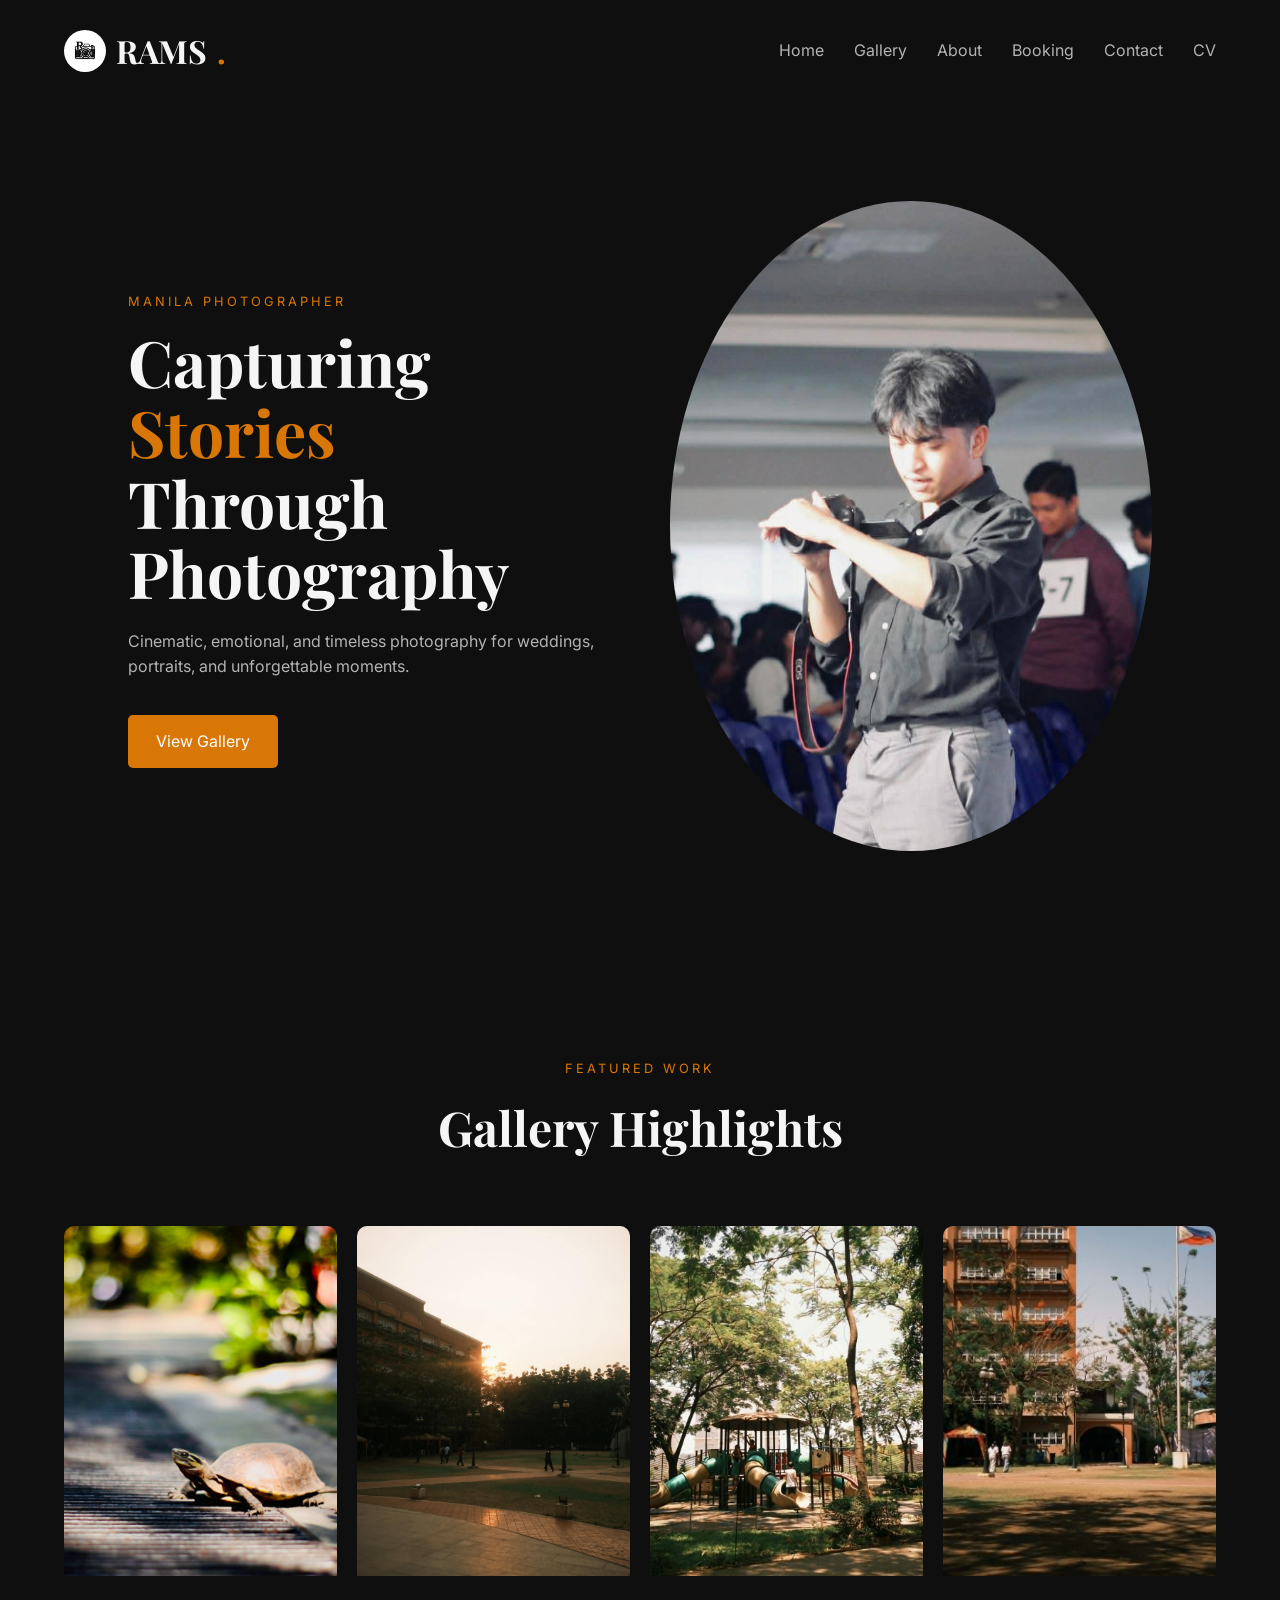
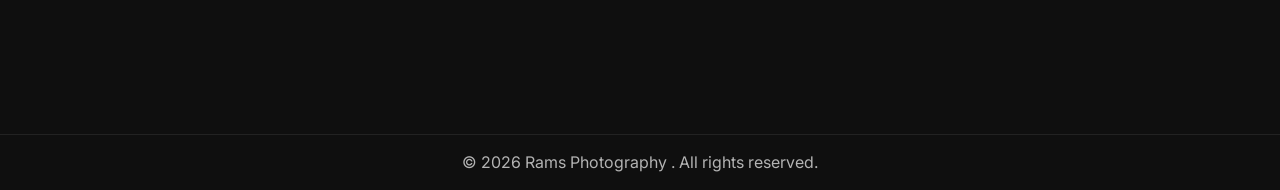
<file: public/index.html>
<!DOCTYPE html>
<html lang="en">
<head>
  <meta charset="UTF-8">
  <meta name="viewport" content="width=device-width, initial-scale=1.0">

  <title>Home | Rams Photography</title>

  <link rel="preconnect" href="https://fonts.googleapis.com">

  <link href="https://fonts.googleapis.com/css2?family=Playfair+Display:wght@600;700&family=Inter:wght@300;400;500;600&display=swap" rel="stylesheet">

  <link rel="icon" href="images/favicon.jpg">

  <link rel="stylesheet" href="style.css">
</head>
<body>


<header>

  <nav class="navbar">

    <a class="logo">
      <img src="images/favicon.jpg" alt="Rams Photography Logo" class="logo-icon">

      <h1 class="logo">RAMS<span>.</span></h1>
    </a>

    <ul class="nav-links">
      <li><a href="index.html">Home</a></li>
      <li><a href="gallery.html">Gallery</a></li>
      <li><a href="about.html">About</a></li>
      <li><a href="booking.html">Booking</a></li>
      <li><a href="contact.html">Contact</a></li>

      <li>
        <a href="Ramil_Nocalan_CV.pdf" download>
          CV
        </a>
      </li>
    </ul>

  </nav>

</header>

<!-- HERO -->
<section class="hero">

  <div class="hero-text">

    <p class="tag">MANILA PHOTOGRAPHER</p>

    <h2>
      Capturing <span>Stories</span><br>
      Through Photography
    </h2>

    <p class="hero-description">
      Cinematic, emotional, and timeless photography for weddings,
      portraits, and unforgettable moments.
    </p>

    <a href="gallery.html" class="btn">
      View Gallery
    </a>

  </div>

  <div class="hero-image">
    <img src="images/kxkpLqXe.jpeg " alt="Rams Photography">
  </div>

</section>

<!-- FEATURED WORK -->
<section>

  <div class="section-title">
    <p>FEATURED WORK</p>
    <h3>Gallery Highlights</h3>
  </div>

  <div class="gallery-grid">

    <div class="card">
      <img src="images/4.jpeg" alt="">
    </div>

    <div class="card">
      <img src="images/5.jpeg" alt="">
    </div>

    <div class="card">
      <img src="images/6.jpeg" alt="">
    </div>

    <div class="card">
      <img src="images/7.jpeg" alt="">
    </div>

  </div>

</section>
<!-- FOOTER -->
<footer>

  <div class="footer-content">

    <p>
      © 2026
      <a href="https://www.instagram.com/filmedbyram_" style="color:inherit; text-decoration:none;">
        Rams Photography
      </a>.
      All rights reserved.
    </p>

  </div>

</footer>

</body>
</html>
</file>
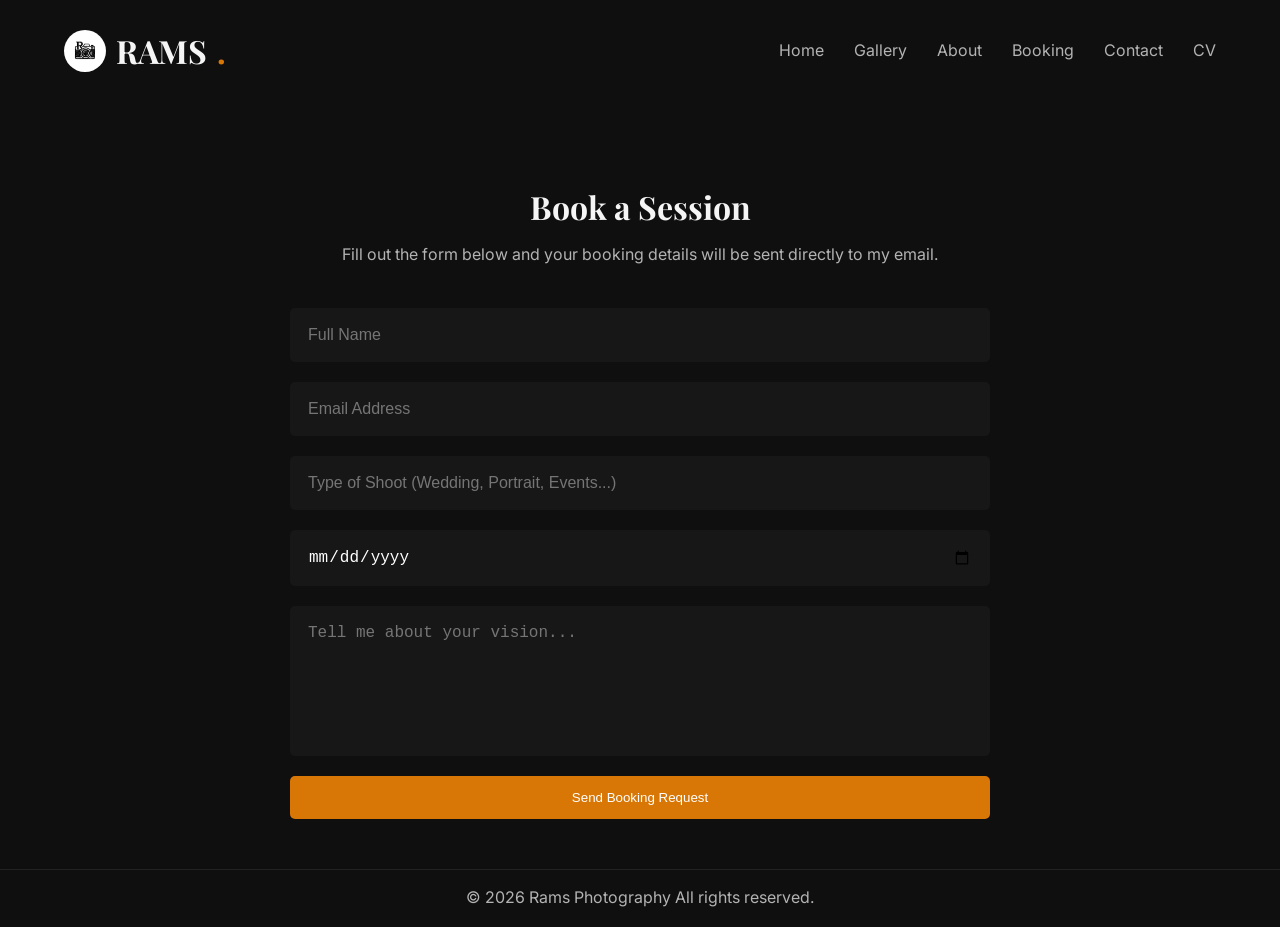
<file: booking.html>
<!DOCTYPE html>
<html lang="en">
<head>
<meta charset="UTF-8">
<meta name="viewport" content="width=device-width, initial-scale=1.0">

<title>Booking | Rams Photography</title>

<link rel="preconnect" href="https://fonts.googleapis.com">
<link href="https://fonts.googleapis.com/css2?family=Playfair+Display:wght@600;700&family=Inter:wght@300;400;500;600&display=swap" rel="stylesheet">

<link rel="icon" href="images/favicon.jpg">
<link rel="stylesheet" href="style.css">

</head>
<body>

<header>
  <nav class="navbar">

    <a class="logo" >
      <img src="images/favicon.jpg" alt="Rams Photography Logo" class="logo-icon"><h1 class="logo">

RAMS<span>.</span>

</h1>
    </a>

    <button class="burger" id="burger" aria-label="Toggle navigation" aria-expanded="false">
      <span></span>
      <span></span>
      <span></span>
    </button>

    <ul class="nav-links" id="nav-links">
      <li><a href="index.html">Home</a></li>
      <li><a href="gallery.html">Gallery</a></li>
      <li><a href="about.html">About</a></li>
      <li><a href="booking.html">Booking</a></li>
      <li><a href="contact.html">Contact</a></li>
      <li><a href="Ramil_Nocalan_CV.pdf" download>CV</a></li>
    </ul>

  </nav>
</header>

<!-- BOOKING FORM -->

<div class="booking-section">

<h3>Book a Session</h3>

<p>
Fill out the form below and your booking details
will be sent directly to my email.
</p>


<form
action="https://formsubmit.co/ramilnocalan7@gmail.com"
method="POST"
class="contact-form">


<input
type="text"
name="Full Name"
placeholder="Full Name"
required>


<input
type="email"
name="Email"
placeholder="Email Address"
required>


<input
type="text"
name="Type of Shoot"
placeholder="Type of Shoot (Wedding, Portrait, Events...)"
required>


<input
type="date"
name="Preferred Date"
required>


<textarea
name="Vision"
placeholder="Tell me about your vision..."
required>
</textarea>


<input
type="hidden"
name="_subject"
value="New Booking Request - Rams Photography">


<input
type="hidden"
name="_captcha"
value="false">


<input
type="hidden"
name="_template"
value="table">


<button
type="submit"
class="btn">

Send Booking Request

</button>

</form>

</div>




<footer>

<div class="footer-content">

<p>

© 2026

<a
href="https://instagram.com/filmedbyram_"
style="color:inherit;text-decoration:none;">

Rams Photography

</a>

All rights reserved.

</p>

</div>

</footer>


<script>
  const burger = document.getElementById('burger');
  const navLinks = document.getElementById('nav-links');

  burger.addEventListener('click', () => {
    const isOpen = navLinks.classList.toggle('open');
    burger.classList.toggle('open', isOpen);
    burger.setAttribute('aria-expanded', isOpen);
  });

  navLinks.querySelectorAll('a').forEach(link => {
    link.addEventListener('click', () => {
      navLinks.classList.remove('open');
      burger.classList.remove('open');
      burger.setAttribute('aria-expanded', false);
    });
  });
</script>
</body>
</html>
</file>
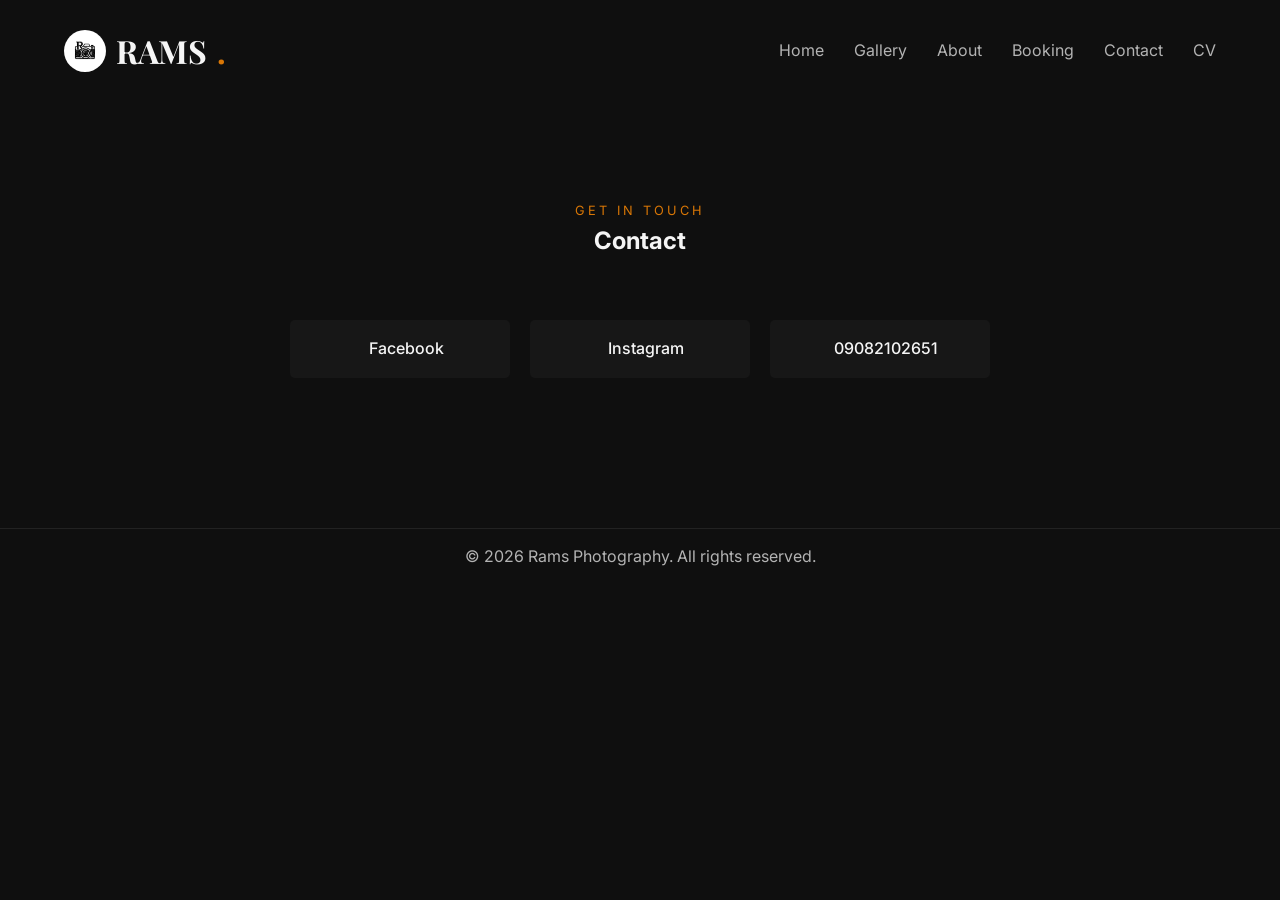
<file: contact.html>
<!DOCTYPE html>
<html lang="en">
<head>
  <meta charset="UTF-8">
  <meta name="viewport" content="width=device-width, initial-scale=1.0">
  <title>Contact | Rams Photography</title>

  <link rel="preconnect" href="https://fonts.googleapis.com">
  <link href="https://fonts.googleapis.com/css2?family=Playfair+Display:wght@600;700&family=Inter:wght@300;400;500;600&display=swap" rel="stylesheet">
  <link rel="icon" href="images/favicon.jpg">
  <link rel="stylesheet" href="style.css">
</head>
<body>

<header>
  <nav class="navbar">

    <a class="logo" >
      <img src="images/favicon.jpg" alt="Rams Photography Logo" class="logo-icon"><h1 class="logo">

RAMS<span>.</span>

</h1>
    </a>

    <button class="burger" id="burger" aria-label="Toggle navigation" aria-expanded="false">
      <span></span>
      <span></span>
      <span></span>
    </button>

    <ul class="nav-links" id="nav-links">
      <li><a href="index.html">Home</a></li>
      <li><a href="gallery.html">Gallery</a></li>
      <li><a href="about.html">About</a></li>
      <li><a href="booking.html">Booking</a></li>
      <li><a href="contact.html">Contact</a></li>
      <li><a href="Ramil_Nocalan_CV.pdf" download>CV</a></li>
    </ul>

  </nav>
</header>

<section class="contact">
  <div class="section-title">
    <p>GET IN TOUCH</p>
    <h2>Contact</h2>
  </div>

  <div class="contact-container">
    <a href="https://facebook.com/ymmyrmm" target="_blank" class="contact-link">
      <span class="icon"></span> Facebook
    </a>

    <a href="https://www.instagram.com/filmedbyram_" target="_blank" class="contact-link">
      <span class="icon"></span> Instagram
    </a>

    <a class="contact-link">
      <span class="icon"></span> 09082102651
    </a>
  </div>
</section>

<footer>
  <div class="footer-content">
    <p>
      © 2026 <a href="https://www.instagram.com/filmedbyram_" style="color:inherit; text-decoration:none;">Rams Photography</a>. All rights reserved.
    </p>
  </div>
</footer>

<script>
  const burger = document.getElementById('burger');
  const navLinks = document.getElementById('nav-links');

  burger.addEventListener('click', () => {
    const isOpen = navLinks.classList.toggle('open');
    burger.classList.toggle('open', isOpen);
    burger.setAttribute('aria-expanded', isOpen);
  });

  navLinks.querySelectorAll('a').forEach(link => {
    link.addEventListener('click', () => {
      navLinks.classList.remove('open');
      burger.classList.remove('open');
      burger.setAttribute('aria-expanded', false);
    });
  });
</script>
</body>
</html>
</file>
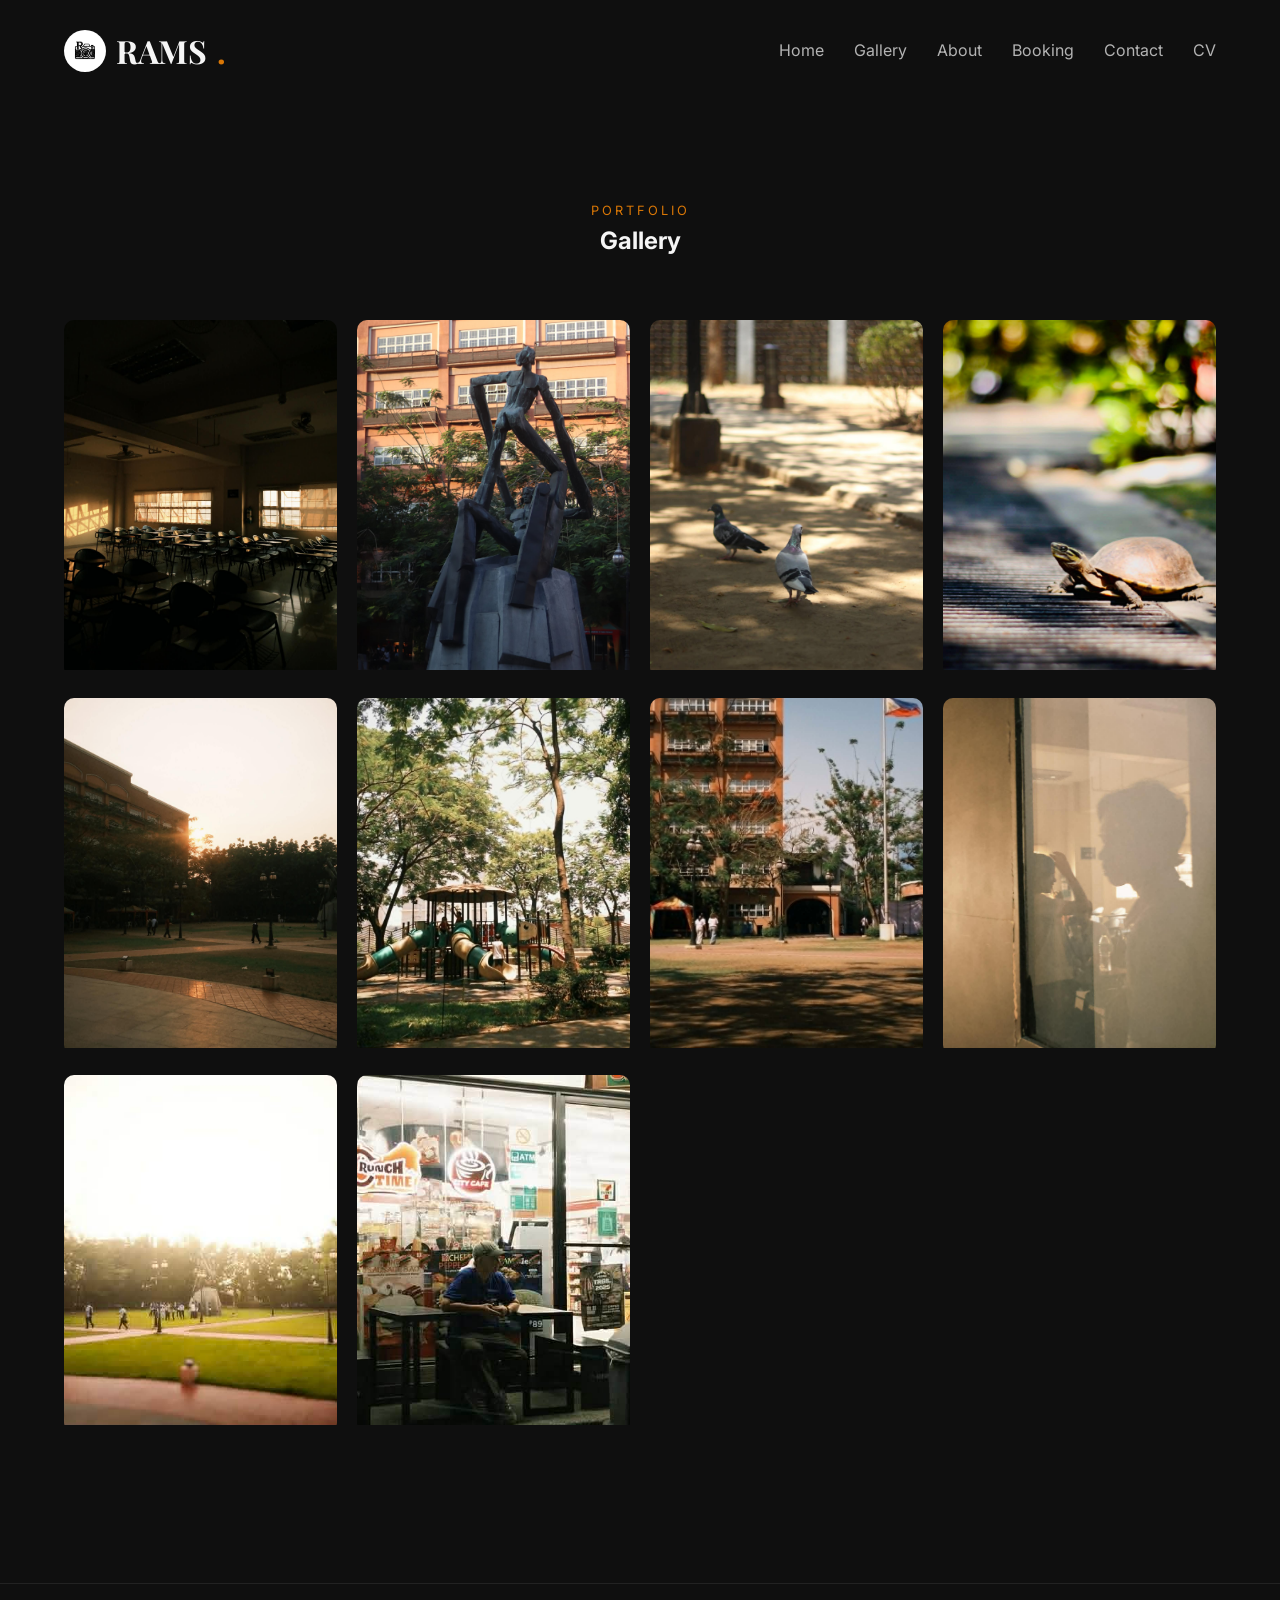
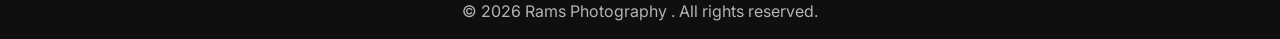
<file: gallery.html>
<!DOCTYPE html>
<html lang="en">
<head>
  <meta charset="UTF-8">
  <meta name="viewport" content="width=device-width, initial-scale=1.0">
  <title>Gallery | Rams Photography</title>

  <link rel="preconnect" href="https://fonts.googleapis.com">
  <link href="https://fonts.googleapis.com/css2?family=Playfair+Display:wght@600;700&family=Inter:wght@300;400;500;600&display=swap" rel="stylesheet">
  <link rel="icon" href="images/favicon.jpg">
  <link rel="stylesheet" href="style.css">

  
</head>
<body>

<header>
  <nav class="navbar">
    <a class="logo" >
      <img src="images/favicon.jpg" alt="Rams Photography Logo" class="logo-icon">
      <h1 class="logo">

RAMS<span>.</span>

</h1>
    </a>

    <button class="burger" id="burger" aria-label="Toggle navigation" aria-expanded="false">
      <span></span>
      <span></span>
      <span></span>
    </button>

    <ul class="nav-links" id="nav-links">
      <li><a href="index.html">Home</a></li>
      <li><a href="gallery.html">Gallery</a></li>
      <li><a href="about.html">About</a></li>
      <li><a href="booking.html">Booking</a></li>
      <li><a href="contact.html">Contact</a></li>
      <li><a href="Ramil_Nocalan_CV.pdf" download>CV</a></li>
    </ul>
  </nav>
</header>

<section class="gallery">
  <div class="section-title">
    <p>PORTFOLIO</p>
    <h2>Gallery</h2>
  </div>

  <div class="gallery-grid">
    <div class="card"><img src="images/1.jpeg" alt="Photo 1"></div>
    <div class="card"><img src="images/2.jpeg" alt="Photo 2"></div>
    <div class="card"><img src="images/3.jpeg" alt="Photo 3"></div>
    <div class="card"><img src="images/4.jpeg" alt="Photo 4"></div>
    <div class="card"><img src="images/5.jpeg" alt="Photo 5"></div>
    <div class="card"><img src="images/6.jpeg" alt="Photo 6"></div>
    <div class="card"><img src="images/7.jpeg" alt="Photo 7"></div>
    <div class="card"><img src="images/8.jpeg" alt="Photo 8"></div>
    <div class="card"><img src="images/9.jpeg" alt="Photo 9"></div>
    
    <div class="card"><img src="images/11.jfif" alt="Photo 11"></div>
  </div>
</section>

<!-- Lightbox -->
<div id="imageModal" class="modal">
  <button class="modal-close" id="modalClose" aria-label="Close">&#10005;</button>
  <button class="modal-prev" id="modalPrev" aria-label="Previous">&#8592;</button>
  <img class="modal-content" id="fullImage" alt="">
  <button class="modal-next" id="modalNext" aria-label="Next">&#8594;</button>
  <div class="modal-counter" id="modalCounter"></div>
</div>

<footer>
  <div class="footer-content">
    <p>
      © 2026
      <a href="https://www.instagram.com/filmedbyram_" style="color:inherit; text-decoration:none;">
        Rams Photography
      </a>. All rights reserved.
    </p>
  </div>
</footer>

<script>
  // ── Burger menu ──
  const burger   = document.getElementById('burger');
  const navLinks = document.getElementById('nav-links');

  burger.addEventListener('click', () => {
    const isOpen = navLinks.classList.toggle('open');
    burger.classList.toggle('open', isOpen);
    burger.setAttribute('aria-expanded', isOpen);
  });

  navLinks.querySelectorAll('a').forEach(link => {
    link.addEventListener('click', () => {
      navLinks.classList.remove('open');
      burger.classList.remove('open');
      burger.setAttribute('aria-expanded', false);
    });
  });

  // ── Lightbox ──
  const modal      = document.getElementById('imageModal');
  const fullImage  = document.getElementById('fullImage');
  const closeBtn   = document.getElementById('modalClose');
  const prevBtn    = document.getElementById('modalPrev');
  const nextBtn    = document.getElementById('modalNext');
  const counter    = document.getElementById('modalCounter');

  const images = Array.from(document.querySelectorAll('.gallery-grid .card img'));
  let current  = 0;

  function openModal(index) {
    current = index;
    fullImage.src = images[current].src;
    fullImage.alt = images[current].alt;
    counter.textContent = `${current + 1} / ${images.length}`;
    modal.style.display = 'flex';
    document.body.style.overflow = 'hidden';
  }

  function closeModal() {
    modal.style.display = 'none';
    document.body.style.overflow = '';
  }

  function showPrev() {
    current = (current - 1 + images.length) % images.length;
    openModal(current);
  }

  function showNext() {
    current = (current + 1) % images.length;
    openModal(current);
  }

  // Open on card click
  images.forEach((img, i) => {
    img.parentElement.addEventListener('click', () => openModal(i));
  });

  closeBtn.addEventListener('click', closeModal);
  prevBtn.addEventListener('click', (e) => { e.stopPropagation(); showPrev(); });
  nextBtn.addEventListener('click', (e) => { e.stopPropagation(); showNext(); });

  // Click outside image to close
  modal.addEventListener('click', (e) => {
    if (e.target === modal) closeModal();
  });

  // Keyboard navigation
  document.addEventListener('keydown', (e) => {
    if (modal.style.display !== 'flex') return;
    if (e.key === 'ArrowLeft')  showPrev();
    if (e.key === 'ArrowRight') showNext();
    if (e.key === 'Escape')     closeModal();
  });
</script>

</body>
</html>
</file>
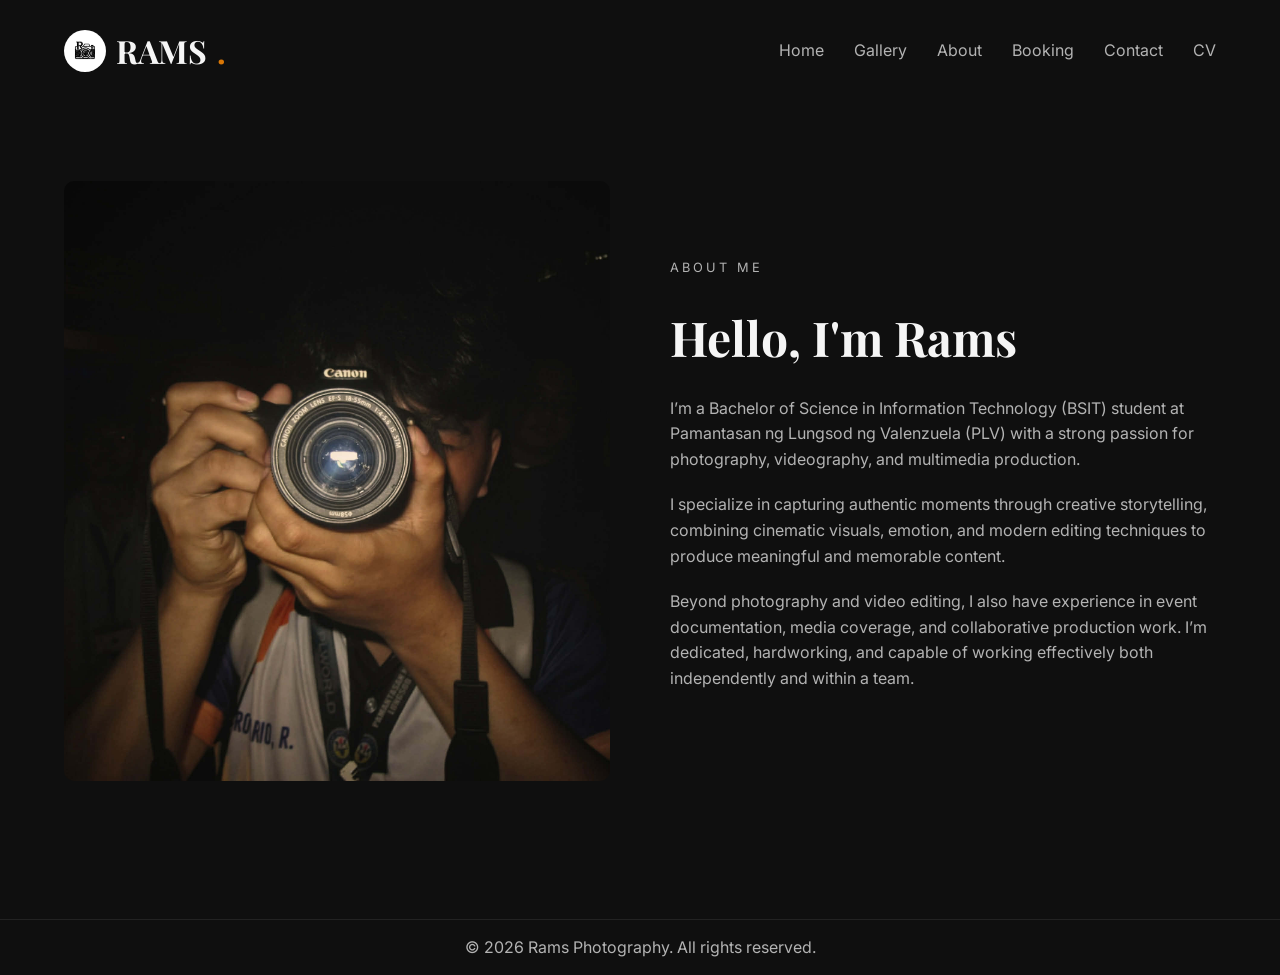
<file: public/about.html>
<!DOCTYPE html>
<html lang="en">
<head>
  <meta charset="UTF-8">
  <meta name="viewport" content="width=device-width, initial-scale=1.0">
  <title>About | Rams Photography</title>

  <link rel="preconnect" href="https://fonts.googleapis.com">
  <link href="https://fonts.googleapis.com/css2?family=Playfair+Display:wght@600;700&family=Inter:wght@300;400;500;600&display=swap" rel="stylesheet">
  <link rel="icon" href="images/favicon.jpg">
  <link rel="stylesheet" href="style.css">
</head>
<body>

<header>
  <nav class="navbar">
    <a class="logo">
    <img src="images/favicon.jpg" alt="Rams Photography Logo" class="logo-icon">

    <h1 class="logo">RAMS<span>.</span></h1>
</a>
    <ul class="nav-links">
      <li><a href="index.html">Home</a></li>
      <li><a href="gallery.html">Gallery</a></li>
      <li><a href="about.html">About</a></li>
      <li><a href="booking.html">Booking</a></li>
      <li><a href="contact.html">Contact</a></li>
       <li>
    <a href="Ramil_Nocalan_CV.pdf" download>
      CV
    </a>
  </li>
    </ul>
  </nav>
</header>

<section class="about-page">

  <div class="about-image">
    <img src="images/me.jpeg">
  </div>

  <div class="about-text">
    <p class="tag">ABOUT ME</p>

    <h2>Hello, I'm Rams</h2>

    <p>
      I’m a Bachelor of Science in Information Technology (BSIT) student
      at Pamantasan ng Lungsod ng Valenzuela (PLV) with a strong passion
      for photography, videography, and multimedia production.
    </p>
  
    <p>
      I specialize in capturing authentic moments through creative
      storytelling, combining cinematic visuals, emotion, and modern editing
      techniques to produce meaningful and memorable content.
    </p>
  
    <p>
      Beyond photography and video editing, I also have experience in
      event documentation, media coverage, and collaborative production work.
      I’m dedicated, hardworking, and capable of working effectively both
      independently and within a team.
    </p>
  </div>

</section>
<footer>

    <div class="footer-content">

    

     <p>
  © 2026 <a href="https://www.instagram.com/filmedbyram_" style="color:inherit; text-decoration:none;">Rams Photography</a>. All rights reserved.
</p>

    </div>

  </footer>

</body>
</html>
</file>
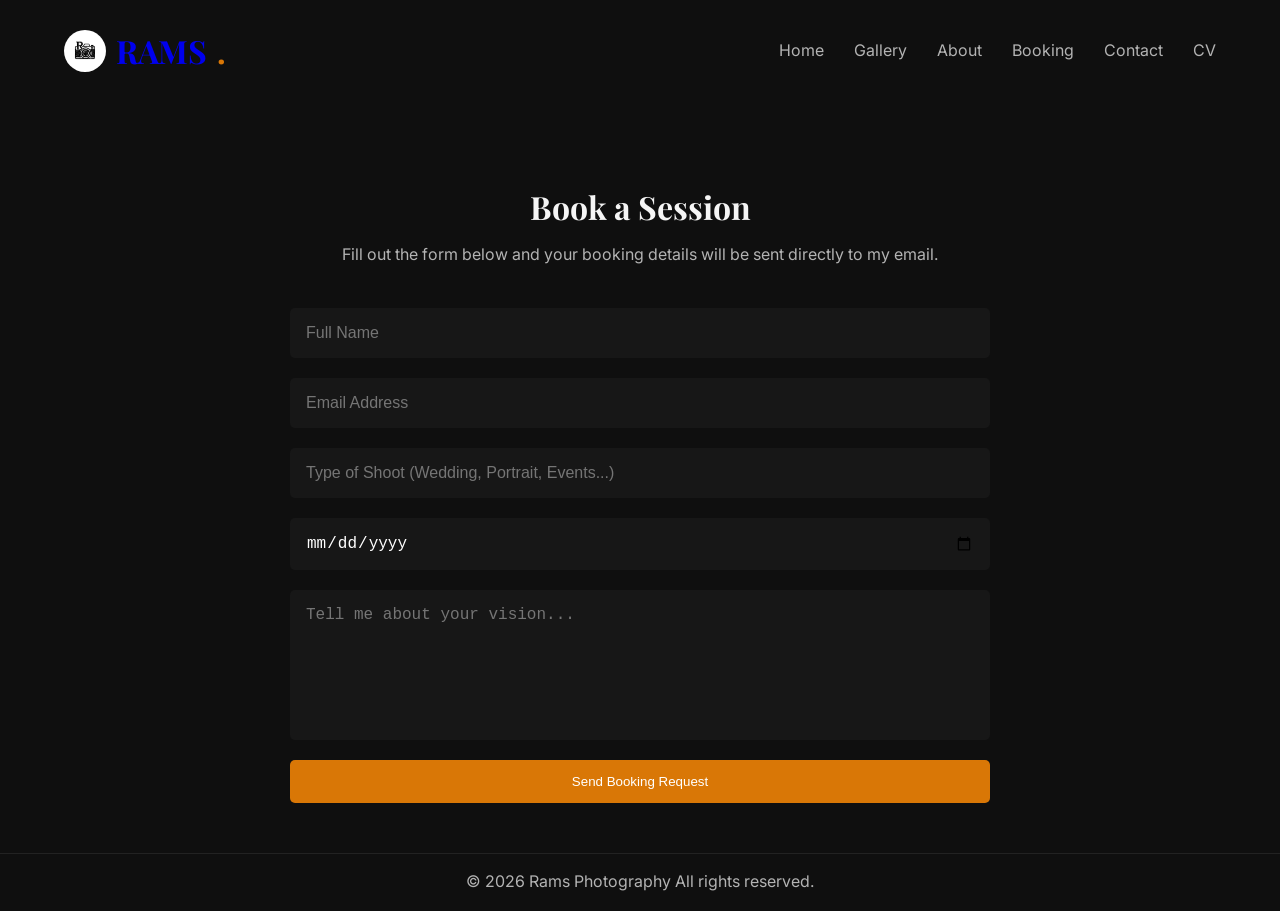
<file: public/booking.html>
<!DOCTYPE html>
<html lang="en">
<head>
<meta charset="UTF-8">
<meta name="viewport" content="width=device-width, initial-scale=1.0">

<title>Contact & Booking | Rams Photography</title>

<link rel="preconnect" href="https://fonts.googleapis.com">
<link href="https://fonts.googleapis.com/css2?family=Playfair+Display:wght@600;700&family=Inter:wght@300;400;500;600&display=swap" rel="stylesheet">

<link rel="icon" href="images/favicon.jpg">
<link rel="stylesheet" href="style.css">

</head>
<body>

<header>

<nav class="navbar">

<a class="logo" href="index.html">

<img
src="images/favicon.jpg"
alt="Logo"
class="logo-icon">

<h1 class="logo">

RAMS<span>.</span>

</h1>

</a>

<ul class="nav-links">

<li><a href="index.html">Home</a></li>
<li><a href="gallery.html">Gallery</a></li>
<li><a href="about.html">About</a></li>
<li><a href="booking.html">Booking</a></li>
<li><a href="contact.html">Contact</a></li>

<li>

<a href="Ramil_Nocalan_CV.pdf" download>

CV

</a>

</li>

</ul>

</nav>

</header>







<!-- BOOKING FORM -->

<div class="booking-section">

<h3>Book a Session</h3>

<p>
Fill out the form below and your booking details
will be sent directly to my email.
</p>


<form
action="https://formsubmit.co/ramilnocalan7@gmail.com"
method="POST"
class="contact-form">


<input
type="text"
name="Full Name"
placeholder="Full Name"
required>


<input
type="email"
name="Email"
placeholder="Email Address"
required>


<input
type="text"
name="Type of Shoot"
placeholder="Type of Shoot (Wedding, Portrait, Events...)"
required>


<input
type="date"
name="Preferred Date"
required>


<textarea
name="Vision"
placeholder="Tell me about your vision..."
required>
</textarea>


<input
type="hidden"
name="_subject"
value="New Booking Request - Rams Photography">


<input
type="hidden"
name="_captcha"
value="false">


<input
type="hidden"
name="_template"
value="table">


<button
type="submit"
class="btn">

Send Booking Request

</button>

</form>

</div>

</section>



<footer>

<div class="footer-content">

<p>

© 2026

<a
href="https://instagram.com/filmedbyram_"
style="color:inherit;text-decoration:none;">

Rams Photography

</a>

All rights reserved.

</p>

</div>

</footer>

</body>
</html>
</file>
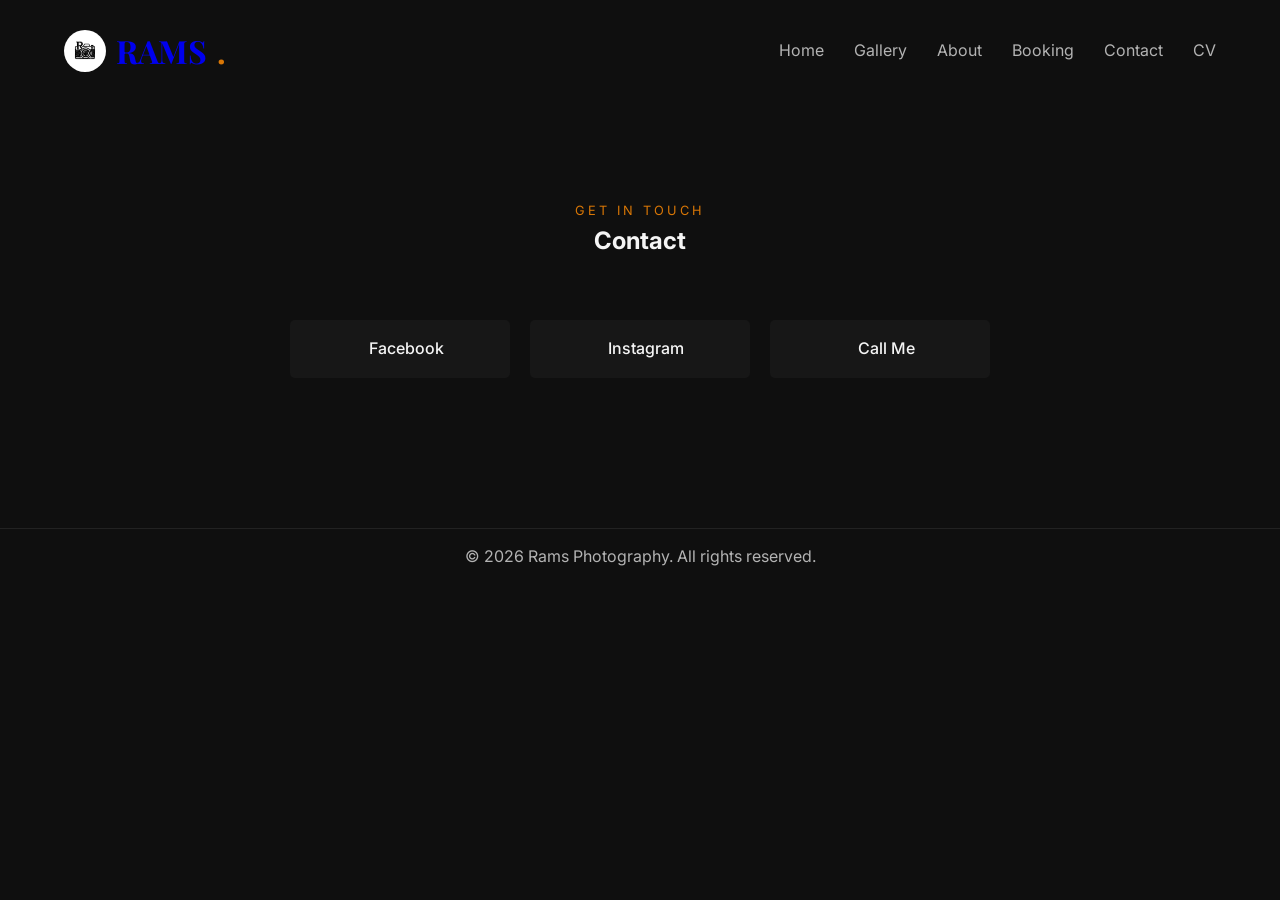
<file: public/contact.html>
<!DOCTYPE html>
<html lang="en">
<head>
  <meta charset="UTF-8">
  <meta name="viewport" content="width=device-width, initial-scale=1.0">
  <title>Contact | Rams Photography</title>

  <link rel="preconnect" href="https://fonts.googleapis.com">
  <link href="https://fonts.googleapis.com/css2?family=Playfair+Display:wght@600;700&family=Inter:wght@300;400;500;600&display=swap" rel="stylesheet">
  <link rel="icon" href="images/favicon.jpg">
  <link rel="stylesheet" href="style.css">
</head>
<body>

<header>
  <nav class="navbar">
    <a class="logo" href="index.html">
      <img src="images/favicon.jpg" alt="Rams Photography Logo" class="logo-icon">
      <h1 class="logo">RAMS<span>.</span></h1>
    </a>
    <ul class="nav-links">
      <li><a href="index.html">Home</a></li>
      <li><a href="gallery.html">Gallery</a></li>
      <li><a href="about.html">About</a></li>
      <li><a href="booking.html">Booking</a></li>
      <li><a href="contact.html">Contact</a></li>
      <li><a href="Ramil_Nocalan_CV.pdf" download>CV</a></li>
    </ul>
  </nav>
</header>

<section class="contact">
  <div class="section-title">
    <p>GET IN TOUCH</p>
    <h2>Contact</h2>
  </div>

  <div class="contact-container">
    <a href="https://facebook.com/ymmyrmm" target="_blank" class="contact-link">
      <span class="icon"></span> Facebook
    </a>

    <a href="https://www.instagram.com/filmedbyram_" target="_blank" class="contact-link">
      <span class="icon"></span> Instagram
    </a>

    <a href="tel:+639082102651" class="contact-link">
      <span class="icon"></span> Call Me
    </a>
  </div>
</section>

<footer>
  <div class="footer-content">
    <p>
      © 2026 <a href="https://www.instagram.com/filmedbyram_" style="color:inherit; text-decoration:none;">Rams Photography</a>. All rights reserved.
    </p>
  </div>
</footer>

</body>
</html>
</file>
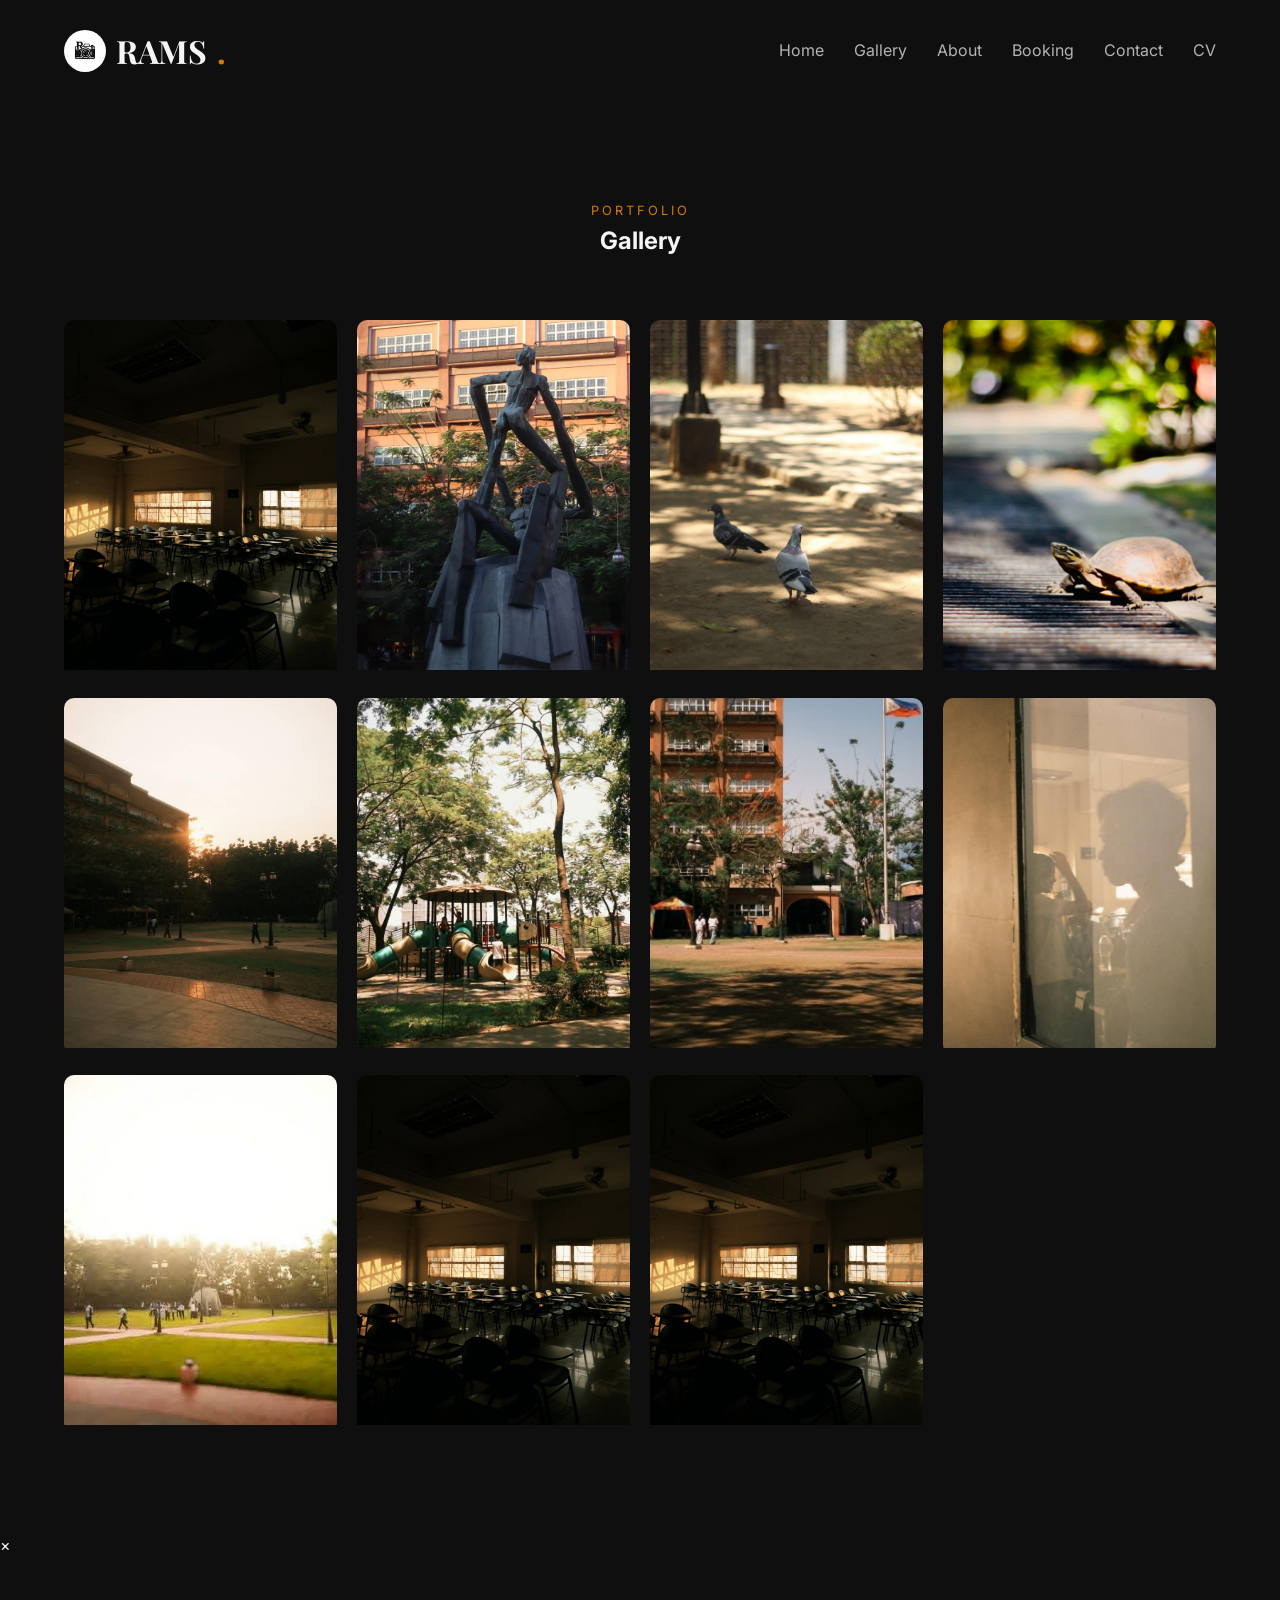
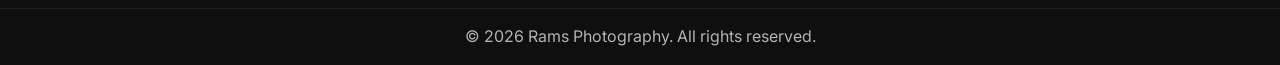
<file: public/gallery.html>
<!DOCTYPE html>
<html lang="en">
<head>
  <meta charset="UTF-8">
  <meta name="viewport" content="width=device-width, initial-scale=1.0">
  <title>Gallery | Rams Photography</title>

  <link rel="preconnect" href="https://fonts.googleapis.com">
  <link href="https://fonts.googleapis.com/css2?family=Playfair+Display:wght@600;700&family=Inter:wght@300;400;500;600&display=swap" rel="stylesheet">
<link rel="icon" href="images/favicon.jpg">
  <link rel="stylesheet" href="style.css">
</head>
<body>

<header>
  <nav class="navbar">
    <a class="logo">
    <img src="images/favicon.jpg" alt="Rams Photography Logo" class="logo-icon">
    <h1 class="logo">RAMS<span>.</span></h1>
    </a>
    <ul class="nav-links">
      <li><a href="index.html">Home</a></li>
      <li><a href="gallery.html">Gallery</a></li>
      <li><a href="about.html">About</a></li>
      <li><a href="booking.html">Booking</a></li>
      <li><a href="contact.html">Contact</a></li>
       <li>
    <a href="Ramil_Nocalan_CV.pdf" download>
      CV
    </a>
  </li>
    </ul>
  </nav>
</header>

<section class="gallery">

  <div class="section-title">
    <p>PORTFOLIO</p>
    <h2>Gallery</h2>
  </div>

  <div class="gallery-grid">

   <div class="card">
  <img src="images/1.jpeg">
</div>

<div class="card">
  <img src="images/2.jpeg">
</div>

<div class="card">
  <img src="images/3.jpeg">
</div>

<div class="card">
  <img src="images/4.jpeg">
</div>

<div class="card">
  <img src="images/5.jpeg">
</div>

<div class="card">
  <img src="images/6.jpeg">
</div>

<div class="card">
  <img src="images/7.jpeg">
</div>

<div class="card">
  <img src="images/8.jpeg">
</div>

<div class="card">
  <img src="images/9.jpeg">
</div>

<div class="card">
  <img src="images/1.jpeg">
</div>

<div class="card">
  <img src="images/1.jpeg">
</div>

  </div>

</section>
<!-- Image Modal -->
<div id="imageModal" class="modal">
  <span class="close">&times;</span>
  <img class="modal-content" id="fullImage">
</div>

<script>
const modal = document.getElementById("imageModal");
const modalImg = document.getElementById("fullImage");
const images = document.querySelectorAll(".gallery-grid img");
const closeBtn = document.querySelector(".close");

images.forEach(img => {
    img.addEventListener("click", () => {
        modal.style.display = "flex";
        modalImg.src = img.src;
    });
});

closeBtn.addEventListener("click", () => {
    modal.style.display = "none";
});

// close when clicking outside image
modal.addEventListener("click", (e) => {
    if (e.target === modal) {
        modal.style.display = "none";
    }
});
</script>
<footer>

    <div class="footer-content">

    

     <p>
  © 2026 <a href="https://www.instagram.com/filmedbyram_" style="color:inherit; text-decoration:none;">Rams Photography</a>. All rights reserved.
</p>

    </div>

  </footer>

</body>
</html>
</file>
<file: public/style.css>
:root{
  --bg: #0f0f0f;
  --card: #171717;
  --text: #f5f5f5;
  --muted: #b3b3b3;
  --accent: #d97706;
}

*{
  margin:0;
  padding:0;
  box-sizing:border-box;
}

html{
  scroll-behavior:smooth;
}
/* BOOKING SECTION */

.booking-section{
    max-width:700px;
    margin:80px auto 0;
    text-align:center;
}
@media(max-width:425px){
.burger {
  display: flex;
}

.navbar {
  flex-direction: row;
  flex-wrap: wrap;
  justify-content: space-between;
  align-items: center;
}

.nav-links {
  display: none;
  flex-direction: column;
  align-items: center;
  gap: 20px;
  width: 100%;
  padding: 20px 0;
  background: var(--card);
  border-radius: 5px;
}

.nav-links.open {
  display: flex;
}
  .hero-text h2{
    font-size:2.2rem;
  }

  .hero-image img,
  .about-image img{
    height:320px;
    border-radius:10px;
  }

  .section-title h3{
    font-size:2rem;
  }

  .about-text h3{
    font-size:2rem;
  }

  .logo{
    font-size:1.5rem;
  }

  .nav-links{
    gap:15px;
    flex-wrap:wrap;
    justify-content:center;
  }

  .booking-section h3{
    font-size:1.5rem;
  }

  .contact-link{
    min-width:100%;
  }

  section{
    padding:60px 5%;
  }

  .about-page h2{
    font-size:2rem;
  }

}
.booking-section h3{
    font-family:'Playfair Display', serif;
    font-size:2rem;
    margin-bottom:10px;
}

.booking-section p{
    color:var(--muted);
    margin-bottom:40px;
}


.contact-form{
    display:flex;
    flex-direction:column;
    gap:20px;
}


.contact-form input,
.contact-form textarea{

    background:var(--card);
    border:none;
    padding:18px;
    color:white;
    border-radius:5px;
    font-size:1rem;

}


.contact-form input:focus,
.contact-form textarea:focus{

    outline:none;
    border:1px solid var(--accent);

}


.contact-form textarea{

    min-height:150px;
    resize:none;

}


.contact-form button{

    width:100%;

}
body{
  font-family:'Inter', sans-serif;
  background:var(--bg);
  color:var(--text);
  line-height:1.6;
}

/* NAVBAR */

.navbar{
  width:90%;
  margin:auto;
  padding:25px 0;

  display:flex;
  justify-content:space-between;
  align-items:center;
}

.logo{
  font-family:'Playfair Display', serif;
  font-size:2rem;
}

.logo span{
  color:var(--accent);
}

.nav-links{
  display:flex;
  gap:30px;
  list-style:none;
}

.nav-links a{
  text-decoration:none;
  color:var(--muted);
  transition:0.3s;
}

.nav-links a:hover{
  color:var(--text);
}

/* HERO */

.hero{
  width:90%;
  margin:auto;
  min-height:90vh;

  display:grid;
  grid-template-columns:1fr 1fr;
  gap:60px;
  align-items:center;
}

.tag{
  color:var(--accent);
  letter-spacing:3px;
  font-size:0.8rem;
  margin-bottom:15px;
}

.hero-text h2{
  font-family:'Playfair Display', serif;
  font-size:4rem;
  line-height:1.1;
  margin-bottom:20px;
}

.hero-text span{
  color:var(--accent);
}

.hero-description{
  color:var(--muted);
  max-width:500px;
  margin-bottom:35px;
}

.hero-image img{
  width:100%;
  height:650px;
  object-fit:cover;
  border-radius:50%;
}

/* BUTTON */

.btn{
  display:inline-block;
  padding:14px 28px;
  background:var(--accent);
  color:white;
  text-decoration:none;
  border:none;
  border-radius:5px;
  cursor:pointer;
  transition:0.3s;
}

.btn:hover{
  opacity:0.85;
}

/* SECTION */

section{
  padding:100px 5%;
}

.section-title{
  text-align:center;
  margin-bottom:60px;
}

.section-title p{
  color:var(--accent);
  letter-spacing:3px;
  font-size:0.8rem;
}

.section-title h3{
  font-family:'Playfair Display', serif;
  font-size:3rem;
  margin-top:10px;
}

/* GALLERY */

.gallery-grid{
  display:grid;
  grid-template-columns:repeat(auto-fit, minmax(250px,1fr));
  gap:20px;
}

.card{
  overflow:hidden;
  border-radius:10px;
}

.card img{
  width:100%;
  height:350px;
  object-fit:cover;
  transition:0.4s;
}

.card:hover img{
  transform:scale(1.05);
}

/* ABOUT */

.about{
  display:grid;
  grid-template-columns:1fr 1fr;
  gap:60px;
  align-items:center;
}

.about-image img{
  width:100%;
  height:600px;
  object-fit:cover;
  border-radius:10px;
}

.about-text h3{
  font-family:'Playfair Display', serif;
  font-size:3rem;
  margin-bottom:20px;
}

.about-text p{
  color:var(--muted);
  margin-bottom:20px;
}

/* CONTACT */

.contact-form{
  max-width:700px;
  margin:auto;

  display:flex;
  flex-direction:column;
  gap:20px;
}

.contact-form input,
.contact-form textarea{
  background:var(--card);
  border:none;
  padding:16px;
  color:white;
  border-radius:5px;
}
.logo {
  display: flex;
  align-items: center;
  gap: 10px;
  text-decoration: none;
}

.logo-icon {
  width: 42px;
  height: 42px;
  flex-shrink: 0;
  border-radius: 50%;
  object-fit: contain;
}



.contact-form textarea{
  height:150px;
  resize:none;
}
/* CONTACT LINKS CONTAINER */
.contact-container {
  display: flex;
  justify-content: center;
  align-items: center;
  flex-wrap: wrap; 
  gap: 20px;
  max-width: 700px; /* Matches your old contact-form width */
  margin: auto;
}

/* INDIVIDUAL CONTACT BUTTONS */
.contact-link {
  display: flex;
  align-items: center;
  justify-content: center;
  flex: 1; /* Allows buttons to stretch and fill the space evenly */
  min-width: 200px; /* Keeps them from getting too squished on mobile */
  padding: 16px 24px;
  background: var(--card); /* Matches your old input backgrounds */
  color: var(--text);
  text-decoration: none;
  border-radius: 5px; /* Matches your overall button/input radius */
  font-weight: 500;
  transition: 0.3s; /* Matches your existing transition speed */
}

/* HOVER EFFECT */
.contact-link:hover {
  background: var(--accent); /* Highlights with your custom orange on hover */
  color: white;
  transform: translateY(-3px); /* Subtle lift effect */
}

.icon {
  padding-right: 12px;
  font-size: 1.3rem;
}

/* FOOTER */

footer{
  text-align:center;
  padding:15px;
  border-top:1px solid #222;
  color:var(--muted);
  margin-top: 50px;
}

/* RESPONSIVE */

@media(max-width:900px){

  .hero,
  .about{
    grid-template-columns:1fr;
  }

  .hero-text h2{
    font-size:3rem;
  }

  .hero-image img,
  .about-image img{
    height:450px;
  }

  .navbar{
    flex-direction:column;
    gap:20px;
  }

}
/* ABOUT PAGE */

.about-page{
  width:90%;
  margin:auto;
  min-height:80vh;

  display:grid;
  grid-template-columns:1fr 1fr;
  gap:60px;
  align-items:center;

  padding:80px 0;
}

.about-page h2{
  font-family:'Playfair Display', serif;
  font-size:3rem;
  margin-bottom:20px;
}

/* MOBILE */

@media(max-width:900px){

  .about-page{
    grid-template-columns:1fr;
  }

}
</file>
<file: style.css>
:root {
  --bg: #0f0f0f;
  --card: #171717;
  --text: #f5f5f5;
  --muted: #b3b3b3;
  --accent: #d97706;
}

* {
  margin: 0;
  padding: 0;
  box-sizing: border-box;
}

html {
  scroll-behavior: smooth;
}

body {
  font-family: 'Inter', sans-serif;
  background: var(--bg);
  color: var(--text);
  line-height: 1.6;
}

/* ─── STICKY HEADER ─────────────────────────────────────── */

header {
  position: sticky;
  top: 0;
  z-index: 999;
  background: var(--bg);
}

/* ─── NAVBAR ─────────────────────────────────────────────── */

.navbar {
  width: 90%;
  margin: auto;
  padding: 25px 0;
  display: flex;
  justify-content: space-between;
  align-items: center;
}

.logo {
  display: flex;
  align-items: center;
  gap: 10px;
  text-decoration: none;
  font-family: 'Playfair Display', serif;
  font-size: 2rem;
}

.logo span {
  color: var(--accent);
}

.logo-icon {
  width: 42px;
  height: 42px;
  flex-shrink: 0;
  border-radius: 50%;
  object-fit: contain;
}

.nav-links {
  display: flex;
  gap: 30px;
  list-style: none;
}

.nav-links a {
  text-decoration: none;
  color: var(--muted);
  transition: 0.3s;
}

.nav-links a:hover {
  color: var(--text);
}

/* ─── BURGER ─────────────────────────────────────────────── */

.burger {
  display: none;
  flex-direction: column;
  justify-content: space-between;
  width: 26px;
  height: 18px;
  cursor: pointer;
  background: none;
  border: none;
  padding: 0;
  z-index: 1000;
}

.burger span {
  display: block;
  width: 100%;
  height: 2px;
  background: var(--text);
  border-radius: 2px;
  transition: 0.35s ease;
}

.burger.open span:nth-child(1) {
  transform: translateY(8px) rotate(45deg);
}

.burger.open span:nth-child(2) {
  opacity: 0;
  transform: scaleX(0);
}

.burger.open span:nth-child(3) {
  transform: translateY(-8px) rotate(-45deg);
}

/* ─── HERO ───────────────────────────────────────────────── */

.hero {
  width: 90%;
  margin: auto;
  min-height: 90vh;
  display: grid;
  grid-template-columns: 1fr 1fr;
  gap: 60px;
  align-items: center;
}

.tag {
  color: var(--accent);
  letter-spacing: 3px;
  font-size: 0.8rem;
  margin-bottom: 15px;
}

.hero-text h2 {
  font-family: 'Playfair Display', serif;
  font-size: 4rem;
  line-height: 1.1;
  margin-bottom: 20px;
}

.hero-text span {
  color: var(--accent);
}

.hero-description {
  color: var(--muted);
  max-width: 500px;
  margin-bottom: 35px;
}

.hero-image img {
  width: 100%;
  height: 450px;
  object-fit: cover;
  border-radius: 50%;
}

/* ─── BUTTON ─────────────────────────────────────────────── */

.btn {
  display: inline-block;
  padding: 14px 28px;
  background: var(--accent);
  color: white;
  text-decoration: none;
  border: none;
  border-radius: 5px;
  cursor: pointer;
  transition: 0.3s;
}

.btn:hover {
  opacity: 0.85;
}

/* ─── SECTIONS ───────────────────────────────────────────── */

section {
  padding: 100px 5%;
}

.section-title {
  text-align: center;
  margin-bottom: 60px;
}

.section-title p {
  color: var(--accent);
  letter-spacing: 3px;
  font-size: 0.8rem;
}

.section-title h3 {
  font-family: 'Playfair Display', serif;
  font-size: 3rem;
  margin-top: 10px;
}

/* ─── GALLERY ────────────────────────────────────────────── */

.gallery-grid {
  display: grid;
  grid-template-columns: repeat(auto-fit, minmax(250px, 1fr));
  gap: 20px;
}

.gallery-grid .card {
  overflow: hidden;
  border-radius: 10px;
  cursor: pointer;
}

.card img {
  width: 100%;
  height: 350px;
  object-fit: cover;
  transition: 0.4s;
}

.card:hover img {
  transform: scale(1.05);
}

/* ─── ABOUT ──────────────────────────────────────────────── */

.about {
  display: grid;
  grid-template-columns: 1fr 1fr;
  gap: 60px;
  align-items: center;
}

.about-image img {
  width: 100%;
  height: 600px;
  object-fit: cover;
  border-radius: 10px;
}

.about-text h3 {
  font-family: 'Playfair Display', serif;
  font-size: 3rem;
  margin-bottom: 20px;
}

.about-text p {
  color: var(--muted);
  margin-bottom: 20px;
}

/* ─── ABOUT PAGE ─────────────────────────────────────────── */

.about-page {
  width: 90%;
  margin: auto;
  min-height: 80vh;
  display: grid;
  grid-template-columns: 1fr 1fr;
  gap: 60px;
  align-items: center;
  padding: 80px 0;
}

.about-page h2 {
  font-family: 'Playfair Display', serif;
  font-size: 3rem;
  margin-bottom: 20px;
}

/* ─── BOOKING ────────────────────────────────────────────── */

.booking-section {
  width: 90%;
  max-width: 700px;
  margin: 80px auto 0;
  text-align: center;
}

.booking-section h3 {
  font-family: 'Playfair Display', serif;
  font-size: 2rem;
  margin-bottom: 10px;
}

.booking-section p {
  color: var(--muted);
  margin-bottom: 40px;
}

/* ─── CONTACT FORM ───────────────────────────────────────── */

.contact-form {
  width: 100%;
  display: flex;
  flex-direction: column;
  gap: 20px;
}

.contact-form input,
.contact-form textarea {
  width: 100%;
  background: var(--card);
  border: none;
  padding: 18px;
  color: white;
  border-radius: 5px;
  font-size: 1rem;
}

.contact-form input:focus,
.contact-form textarea:focus {
  outline: none;
  border: 1px solid var(--accent);
}

.contact-form textarea {
  min-height: 150px;
  resize: none;
}

.contact-form button {
  width: 100%;
}

/* ─── CONTACT LINKS ──────────────────────────────────────── */

.contact-container {
  display: flex;
  justify-content: center;
  align-items: center;
  flex-wrap: wrap;
  gap: 20px;
  max-width: 700px;
  margin: auto;
}

.contact-link {
  display: flex;
  align-items: center;
  justify-content: center;
  flex: 1;
  min-width: 200px;
  padding: 16px 24px;
  background: var(--card);
  color: var(--text);
  text-decoration: none;
  border-radius: 5px;
  font-weight: 500;
  transition: 0.3s;
}

.contact-link:hover {
  background: var(--accent);
  color: white;
  transform: translateY(-3px);
}

.icon {
  padding-right: 12px;
  font-size: 1.3rem;
}

/* ─── CREATOR SECTION ───────────────────────────────────── */

.creator-section {
  width: 90%;
  margin: 100px auto;
}

.creator-grid {
  display: grid;
  grid-template-columns: 1fr;
  gap: 25px;
}

/* ─── CREATOR MEDIA (3 PHOTOS + 2 VIDEOS) ───────────────── */

.creator-media {
  display: grid;
  grid-template-columns: repeat(3, 1fr);
  gap: 20px;
}

/* ALL IMAGES SAME SIZE */
.creator-image {
  width: 100%;
  height: 280px;
  object-fit: cover;
  border-radius: 10px;
  transition: 0.3s ease;
}

/* VIDEO ROW STARTS AFTER 3 IMAGES */
.creator-video {
  width: 100%;
  height: 280px;
  object-fit: cover;
  border-radius: 10px;
  background: #000;
  transition: 0.3s ease;
}

/* FORCE VIDEOS TO SECOND ROW */
.creator-video:nth-of-type(1),
.creator-video:nth-of-type(2) {
  grid-column: span 1;
}

/* MAKE GRID FLOW CORRECTLY */
.creator-media video {
  grid-row: 2;
}

/* HOVER EFFECT */
.creator-image:hover,
.creator-video:hover {
  transform: scale(1.03);
}

/* Make layout smarter for 5 items */
.creator-media img:nth-child(1),
.creator-media img:nth-child(2),
.creator-media img:nth-child(3) {
  grid-column: span 1;
}

/* Optional: make 3rd image centered feel better */
.creator-media img:nth-child(3) {
  grid-column: 1 / -1;
  height: 350px;
}

/* Hover effect */
.creator-image:hover,
.creator-video:hover {
  transform: scale(1.03);
}

.achievement-list {
  display: flex;
  flex-direction: column;
  gap: 20px;
}

.achievement-card {
  background: var(--card);
  padding: 24px;
  border-radius: 10px;
  border: 1px solid #222;
  transition: 0.3s;
}

.achievement-card:hover {
  transform: translateY(-5px);
  border-color: var(--accent);
}

.achievement-card h5 {
  font-size: 1.1rem;
  margin-bottom: 10px;
}

/* ─── LIGHTBOX ───────────────────────────────────────────── */

.modal {
  display: none;
  position: fixed;
  inset: 0;
  background: rgba(0, 0, 0, 0.92);
  z-index: 1000;
  justify-content: center;
  align-items: center;
  padding: 20px;
}

.modal-content {
  max-width: 90vw;
  max-height: 88vh;
  object-fit: contain;
  border-radius: 6px;
}

.modal-close {
  position: fixed;
  top: 18px;
  right: 24px;
  font-size: 2.2rem;
  color: #fff;
  background: none;
  border: none;
  cursor: pointer;
  z-index: 1001;
}

.modal-prev,
.modal-next {
  position: fixed;
  top: 50%;
  transform: translateY(-50%);
  background: rgba(255,255,255,0.08);
  border: 1px solid rgba(255,255,255,0.15);
  color: #fff;
  font-size: 1.6rem;
  width: 48px;
  height: 48px;
  border-radius: 50%;
  cursor: pointer;
  z-index: 1001;
}

.modal-prev {
  left: 16px;
}

.modal-next {
  right: 16px;
}

/* ─── FOOTER ─────────────────────────────────────────────── */

footer {
  text-align: center;
  padding: 15px;
  border-top: 1px solid #222;
  color: var(--muted);
  margin-top: 50px;
}

/* ══════════════════════════════════════════════════════════
   TABLET & MOBILE
══════════════════════════════════════════════════════════ */

 @media (max-width: 900px) {
  
  .burger {
    display: flex;
  }

  .navbar {
    padding: 20px 0;
  }

  .nav-links {
    position: fixed;
    top: 0;
    right: -100%;
    width: 260px;
    height: 100vh;
    background: var(--card);
    display: flex;
    flex-direction: column;
    justify-content: center;
    align-items: center;
    gap: 25px;
    transition: 0.4s ease;
    z-index: 998;
  }

  .nav-links.open {
    right: 0;
  }

  .hero,
  .about,
  .about-page {
    grid-template-columns: 1fr;
  }

  .hero {
    gap: 40px;
    padding-top: 40px;
  }

  .hero-text h2 {
    font-size: 3rem;
  }

  .hero-image img {
    height: 450px;
    border-radius: 10px;
  }

  .about-image img {
    height: 420px;
  }

  .about-page h2,
  .about-text h3 {
    font-size: 2.5rem;
  }

  .section-title h3 {
    font-size: 2.4rem;
  }

  section {
    padding: 70px 5%;
  }

  .contact-link {
    min-width: 160px;
  }

.creator-media {
    grid-template-columns: repeat(2, 1fr);
  }

  .creator-image,
  .creator-video {
    height: 260px;
  }
}

/* ══════════════════════════════════════════════════════════
   MOBILE
══════════════════════════════════════════════════════════ */

@media (max-width: 425px) {

  .logo {
    font-size: 1.5rem;
  }

  .logo-icon {
    width: 34px;
    height: 34px;
  }

  .hero {
    gap: 30px;
    padding-top: 30px;
  }

  .hero-text h2 {
    font-size: 2.2rem;
  }

  .hero-image img {
    height: 320px;
  }

  .about-image img {
    height: 300px;
  }

  .about-text h3,
  .about-page h2,
  .section-title h3 {
    font-size: 2rem;
  }

  .booking-section {
    width: 92%;
    margin-top: 40px;
  }

  .booking-section h3 {
    font-size: 1.5rem;
  }

  .booking-section p {
    font-size: 0.9rem;
    margin-bottom: 30px;
  }

  .contact-form {
    gap: 16px;
  }

  .contact-form input,
  .contact-form textarea {
    padding: 14px;
    font-size: 0.95rem;
  }

  .btn {
    width: 100%;
    padding: 14px;
    font-size: 0.95rem;
  }

  .contact-link {
    min-width: 100%;
  }

  .creator-section {
    margin: 70px auto;
  }

   .creator-media {
    grid-template-columns: 1fr;
  }

  .creator-image,
  .creator-video {
    height: 220px;
  }
}

  .achievement-card {
    padding: 18px;
  }

  .modal-prev,
  .modal-next {
    width: 38px;
    height: 38px;
    font-size: 1.2rem;
  }

  .modal-prev {
    left: 8px;
  }

  .modal-next {
    right: 8px;
  }
</file>
